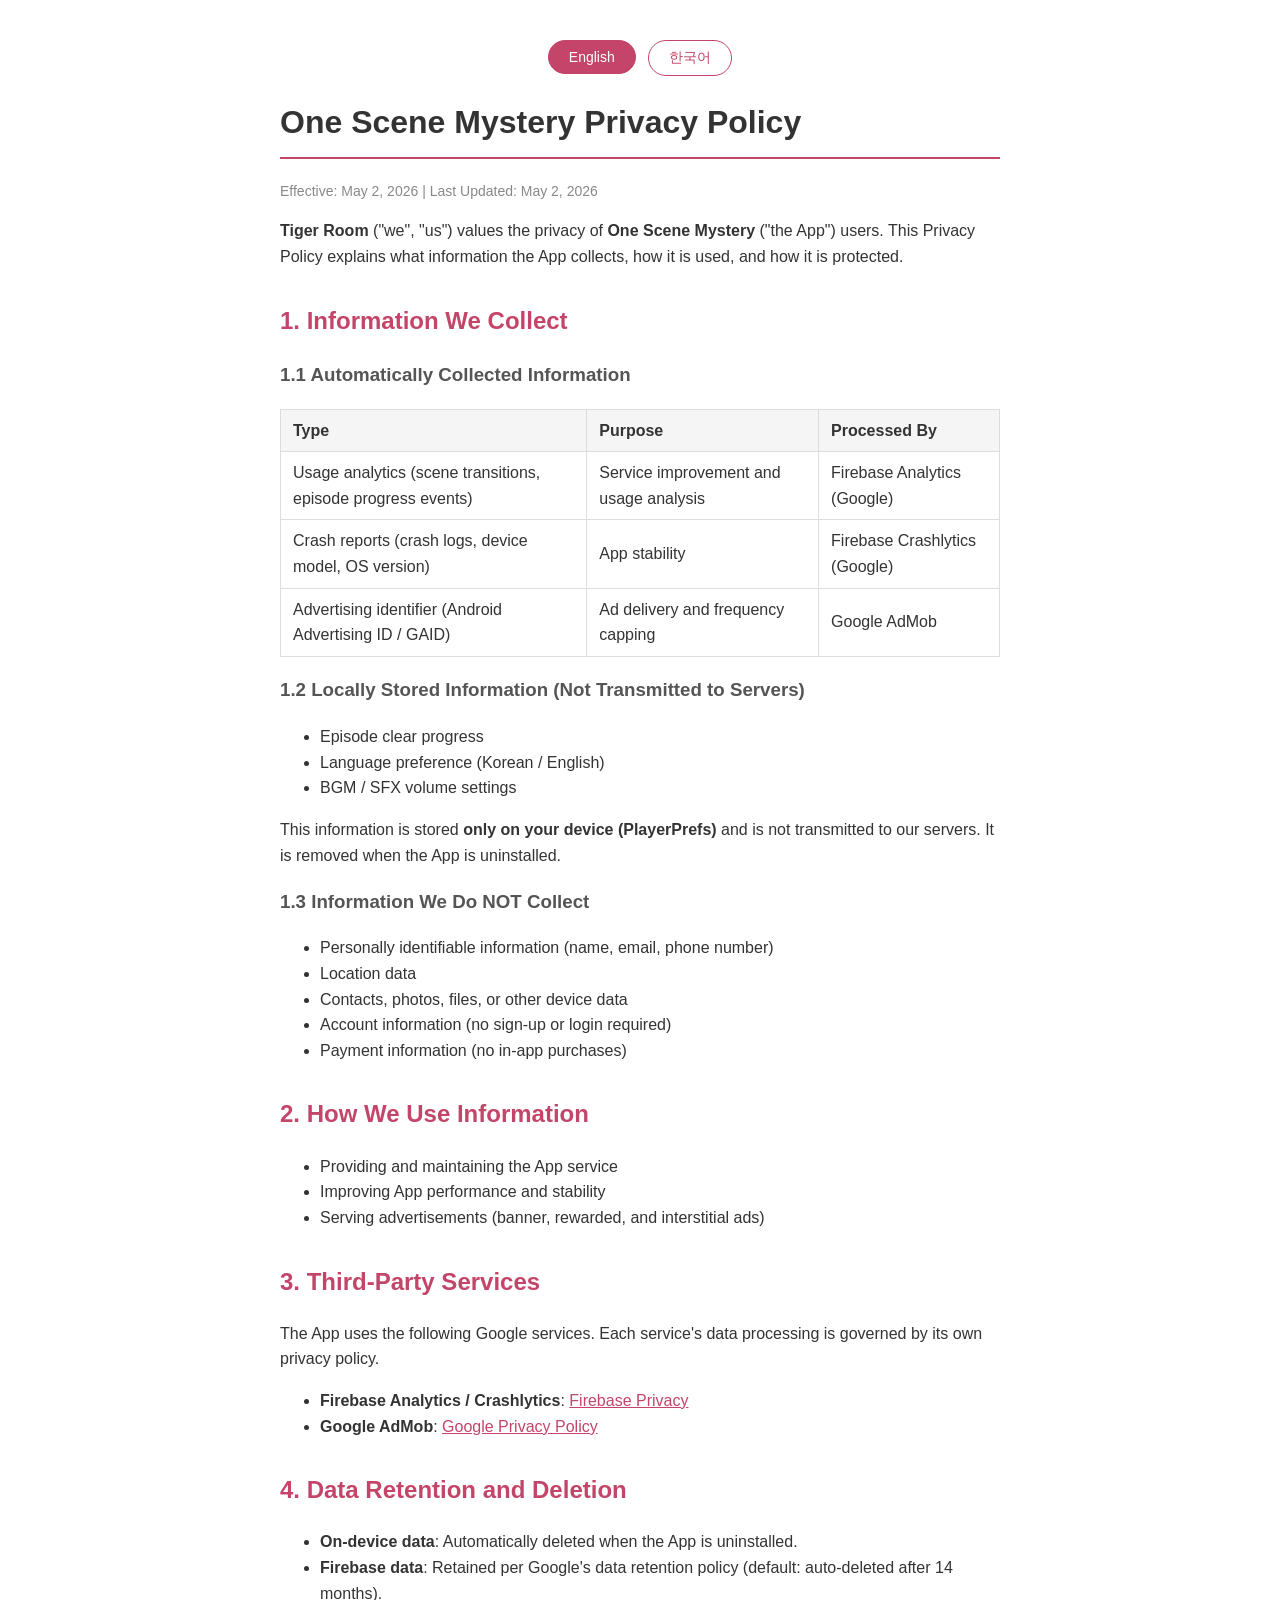
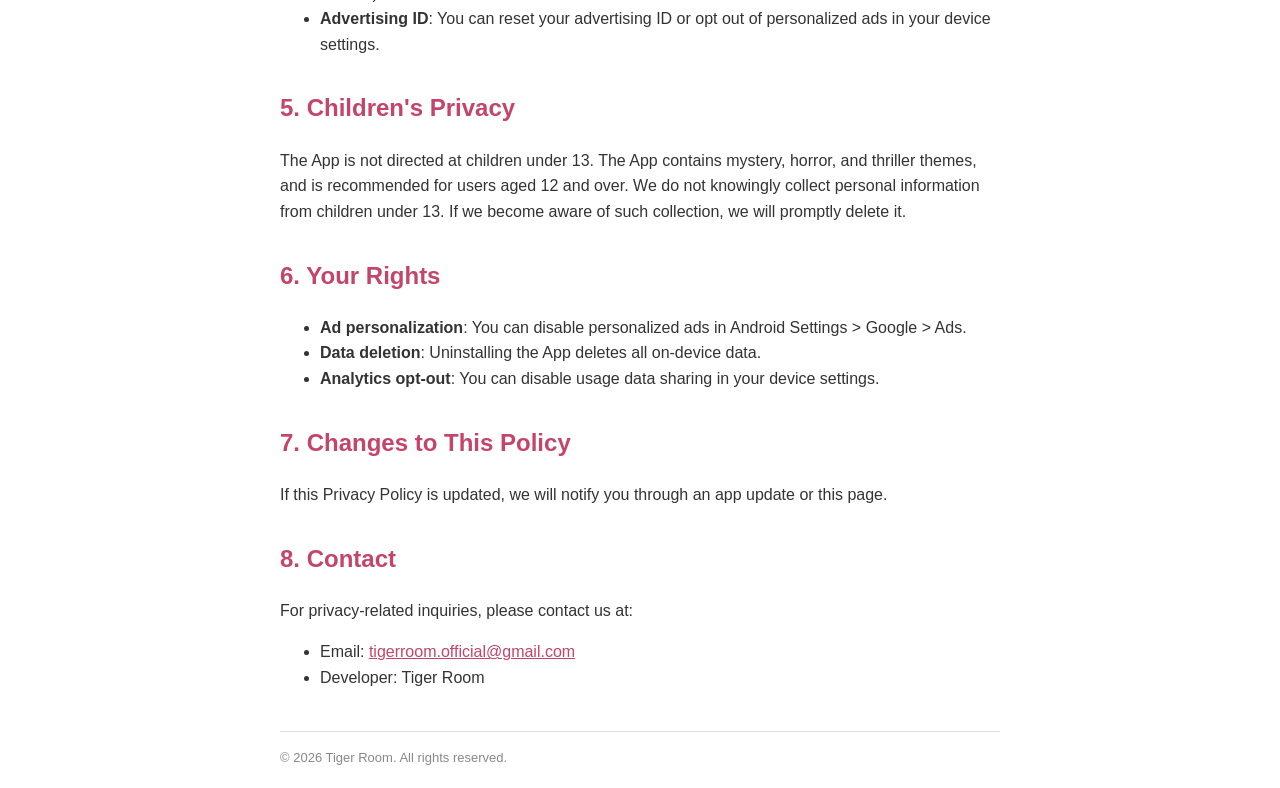
<file: privacy-policy.html>
<!DOCTYPE html>
<html lang="en">
<head>
<meta charset="UTF-8">
<meta name="viewport" content="width=device-width, initial-scale=1.0">
<title>One Scene Mystery - Privacy Policy / 개인정보처리방침</title>
<style>
  body { font-family: -apple-system, BlinkMacSystemFont, 'Segoe UI', Roboto, sans-serif; max-width: 720px; margin: 0 auto; padding: 20px; line-height: 1.6; color: #333; }
  h1 { border-bottom: 2px solid #c44569; padding-bottom: 8px; }
  h2 { color: #c44569; margin-top: 32px; }
  h3 { color: #555; }
  .lang-toggle { text-align: center; margin: 20px 0; }
  .lang-toggle button { padding: 8px 20px; margin: 0 4px; border: 1px solid #c44569; border-radius: 20px; cursor: pointer; background: #fff; color: #c44569; font-size: 14px; }
  .lang-toggle button.active { background: #c44569; color: #fff; }
  .section { display: none; }
  .section.active { display: block; }
  table { border-collapse: collapse; width: 100%; margin: 12px 0; }
  th, td { border: 1px solid #ddd; padding: 8px 12px; text-align: left; }
  th { background: #f5f5f5; }
  .updated { color: #888; font-size: 14px; }
  footer { margin-top: 40px; padding-top: 16px; border-top: 1px solid #ddd; color: #888; font-size: 13px; }
  a { color: #c44569; }
</style>
</head>
<body>

<div class="lang-toggle">
  <button class="active" onclick="showLang('en')">English</button>
  <button onclick="showLang('ko')">한국어</button>
</div>

<!-- ==================== 한국어 ==================== -->
<div id="ko" class="section">

<h1>One Scene Mystery 개인정보처리방침</h1>
<p class="updated">시행일: 2026년 5월 2일 | 최종 수정: 2026년 5월 2일</p>

<p><strong>Tiger Room</strong>(이하 "회사")은 <strong>One Scene Mystery / 한 컷 추리</strong>(이하 "앱") 이용자의 개인정보를 소중히 보호합니다. 본 개인정보처리방침은 앱이 수집하는 정보, 사용 목적, 보호 방법을 설명합니다.</p>

<h2>1. 수집하는 정보</h2>

<h3>1.1 자동 수집 정보</h3>
<table>
  <tr><th>정보 유형</th><th>수집 목적</th><th>처리 주체</th></tr>
  <tr><td>앱 사용 통계 (씬 전환, 에피소드 진행 이벤트)</td><td>서비스 개선 및 사용 패턴 분석</td><td>Firebase Analytics (Google)</td></tr>
  <tr><td>오류 보고서 (크래시 로그, 기기 모델, OS 버전)</td><td>앱 안정성 향상</td><td>Firebase Crashlytics (Google)</td></tr>
  <tr><td>광고 식별자 (Android 광고 ID / GAID)</td><td>광고 게재 및 광고 빈도 제어</td><td>Google AdMob</td></tr>
</table>

<h3>1.2 기기 내 저장 정보 (서버 전송 없음)</h3>
<ul>
  <li>에피소드 클리어 진행 상태</li>
  <li>언어 설정 (한국어 / English)</li>
  <li>BGM / SFX 볼륨 설정</li>
</ul>
<p>이 정보는 <strong>기기 내부(PlayerPrefs)에만 저장</strong>되며, 회사 서버로 전송되지 않습니다. 앱을 삭제하면 함께 삭제됩니다.</p>

<h3>1.3 수집하지 않는 정보</h3>
<ul>
  <li>이름, 이메일, 전화번호 등 개인 식별 정보</li>
  <li>위치 정보</li>
  <li>연락처, 사진, 파일 등 기기 데이터</li>
  <li>계정 정보 (회원가입/로그인 기능 없음)</li>
  <li>인앱 결제 정보 (인앱 구매 기능 없음)</li>
</ul>

<h2>2. 정보의 이용 목적</h2>
<ul>
  <li>앱 서비스 제공 및 유지</li>
  <li>앱 성능 및 안정성 개선</li>
  <li>광고 게재 (배너 광고, 보상형 광고, 전면 광고)</li>
</ul>

<h2>3. 제3자 서비스</h2>
<p>앱은 아래 Google 서비스를 사용합니다. 각 서비스의 개인정보 처리는 해당 서비스의 정책을 따릅니다.</p>
<ul>
  <li><strong>Firebase Analytics / Crashlytics</strong>: <a href="https://firebase.google.com/support/privacy" target="_blank">Firebase 개인정보 보호정책</a></li>
  <li><strong>Google AdMob</strong>: <a href="https://policies.google.com/privacy" target="_blank">Google 개인정보처리방침</a></li>
</ul>

<h2>4. 정보의 보관 및 삭제</h2>
<ul>
  <li><strong>기기 내 데이터</strong>: 앱 삭제 시 자동으로 함께 삭제됩니다.</li>
  <li><strong>Firebase 데이터</strong>: Google의 데이터 보관 정책에 따릅니다 (기본 14개월 후 자동 삭제).</li>
  <li><strong>광고 식별자</strong>: 기기 설정에서 광고 ID를 재설정하거나 맞춤 광고를 비활성화할 수 있습니다.</li>
</ul>

<h2>5. 아동 보호</h2>
<p>앱은 만 13세 미만 아동을 대상으로 하지 않습니다. 본 앱은 미스터리/공포/스릴러 장르 콘텐츠를 포함하므로 12세 이상 사용을 권장합니다. 만 13세 미만 아동의 개인정보를 의도적으로 수집하지 않으며, 해당 사실을 인지할 경우 즉시 삭제합니다.</p>

<h2>6. 이용자의 권리</h2>
<ul>
  <li><strong>광고 맞춤 설정</strong>: Android 설정 &gt; Google &gt; 광고에서 맞춤 광고를 비활성화할 수 있습니다.</li>
  <li><strong>데이터 삭제</strong>: 앱을 삭제하면 기기 내 모든 데이터가 삭제됩니다.</li>
  <li><strong>분석 비활성화</strong>: 기기 설정에서 사용 데이터 공유를 비활성화할 수 있습니다.</li>
</ul>

<h2>7. 변경 사항 고지</h2>
<p>개인정보처리방침이 변경될 경우, 앱 업데이트 또는 본 페이지를 통해 안내합니다.</p>

<h2>8. 문의</h2>
<p>개인정보 관련 문의는 아래로 연락해주세요.</p>
<ul>
  <li>이메일: <a href="mailto:tigerroom.official@gmail.com">tigerroom.official@gmail.com</a></li>
  <li>개발사: Tiger Room</li>
</ul>

</div>

<!-- ==================== English ==================== -->
<div id="en" class="section active">

<h1>One Scene Mystery Privacy Policy</h1>
<p class="updated">Effective: May 2, 2026 | Last Updated: May 2, 2026</p>

<p><strong>Tiger Room</strong> ("we", "us") values the privacy of <strong>One Scene Mystery</strong> ("the App") users. This Privacy Policy explains what information the App collects, how it is used, and how it is protected.</p>

<h2>1. Information We Collect</h2>

<h3>1.1 Automatically Collected Information</h3>
<table>
  <tr><th>Type</th><th>Purpose</th><th>Processed By</th></tr>
  <tr><td>Usage analytics (scene transitions, episode progress events)</td><td>Service improvement and usage analysis</td><td>Firebase Analytics (Google)</td></tr>
  <tr><td>Crash reports (crash logs, device model, OS version)</td><td>App stability</td><td>Firebase Crashlytics (Google)</td></tr>
  <tr><td>Advertising identifier (Android Advertising ID / GAID)</td><td>Ad delivery and frequency capping</td><td>Google AdMob</td></tr>
</table>

<h3>1.2 Locally Stored Information (Not Transmitted to Servers)</h3>
<ul>
  <li>Episode clear progress</li>
  <li>Language preference (Korean / English)</li>
  <li>BGM / SFX volume settings</li>
</ul>
<p>This information is stored <strong>only on your device (PlayerPrefs)</strong> and is not transmitted to our servers. It is removed when the App is uninstalled.</p>

<h3>1.3 Information We Do NOT Collect</h3>
<ul>
  <li>Personally identifiable information (name, email, phone number)</li>
  <li>Location data</li>
  <li>Contacts, photos, files, or other device data</li>
  <li>Account information (no sign-up or login required)</li>
  <li>Payment information (no in-app purchases)</li>
</ul>

<h2>2. How We Use Information</h2>
<ul>
  <li>Providing and maintaining the App service</li>
  <li>Improving App performance and stability</li>
  <li>Serving advertisements (banner, rewarded, and interstitial ads)</li>
</ul>

<h2>3. Third-Party Services</h2>
<p>The App uses the following Google services. Each service's data processing is governed by its own privacy policy.</p>
<ul>
  <li><strong>Firebase Analytics / Crashlytics</strong>: <a href="https://firebase.google.com/support/privacy" target="_blank">Firebase Privacy</a></li>
  <li><strong>Google AdMob</strong>: <a href="https://policies.google.com/privacy" target="_blank">Google Privacy Policy</a></li>
</ul>

<h2>4. Data Retention and Deletion</h2>
<ul>
  <li><strong>On-device data</strong>: Automatically deleted when the App is uninstalled.</li>
  <li><strong>Firebase data</strong>: Retained per Google's data retention policy (default: auto-deleted after 14 months).</li>
  <li><strong>Advertising ID</strong>: You can reset your advertising ID or opt out of personalized ads in your device settings.</li>
</ul>

<h2>5. Children's Privacy</h2>
<p>The App is not directed at children under 13. The App contains mystery, horror, and thriller themes, and is recommended for users aged 12 and over. We do not knowingly collect personal information from children under 13. If we become aware of such collection, we will promptly delete it.</p>

<h2>6. Your Rights</h2>
<ul>
  <li><strong>Ad personalization</strong>: You can disable personalized ads in Android Settings &gt; Google &gt; Ads.</li>
  <li><strong>Data deletion</strong>: Uninstalling the App deletes all on-device data.</li>
  <li><strong>Analytics opt-out</strong>: You can disable usage data sharing in your device settings.</li>
</ul>

<h2>7. Changes to This Policy</h2>
<p>If this Privacy Policy is updated, we will notify you through an app update or this page.</p>

<h2>8. Contact</h2>
<p>For privacy-related inquiries, please contact us at:</p>
<ul>
  <li>Email: <a href="mailto:tigerroom.official@gmail.com">tigerroom.official@gmail.com</a></li>
  <li>Developer: Tiger Room</li>
</ul>

</div>

<footer>
  &copy; 2026 Tiger Room. All rights reserved.
</footer>

<script>
function showLang(lang) {
  document.querySelectorAll('.section').forEach(s => s.classList.remove('active'));
  document.querySelectorAll('.lang-toggle button').forEach(b => b.classList.remove('active'));
  document.getElementById(lang).classList.add('active');
  document.querySelector('[onclick*="' + lang + '"]').classList.add('active');
}
if (navigator.language.startsWith('ko')) showLang('ko');
</script>
</body>
</html>
</file>
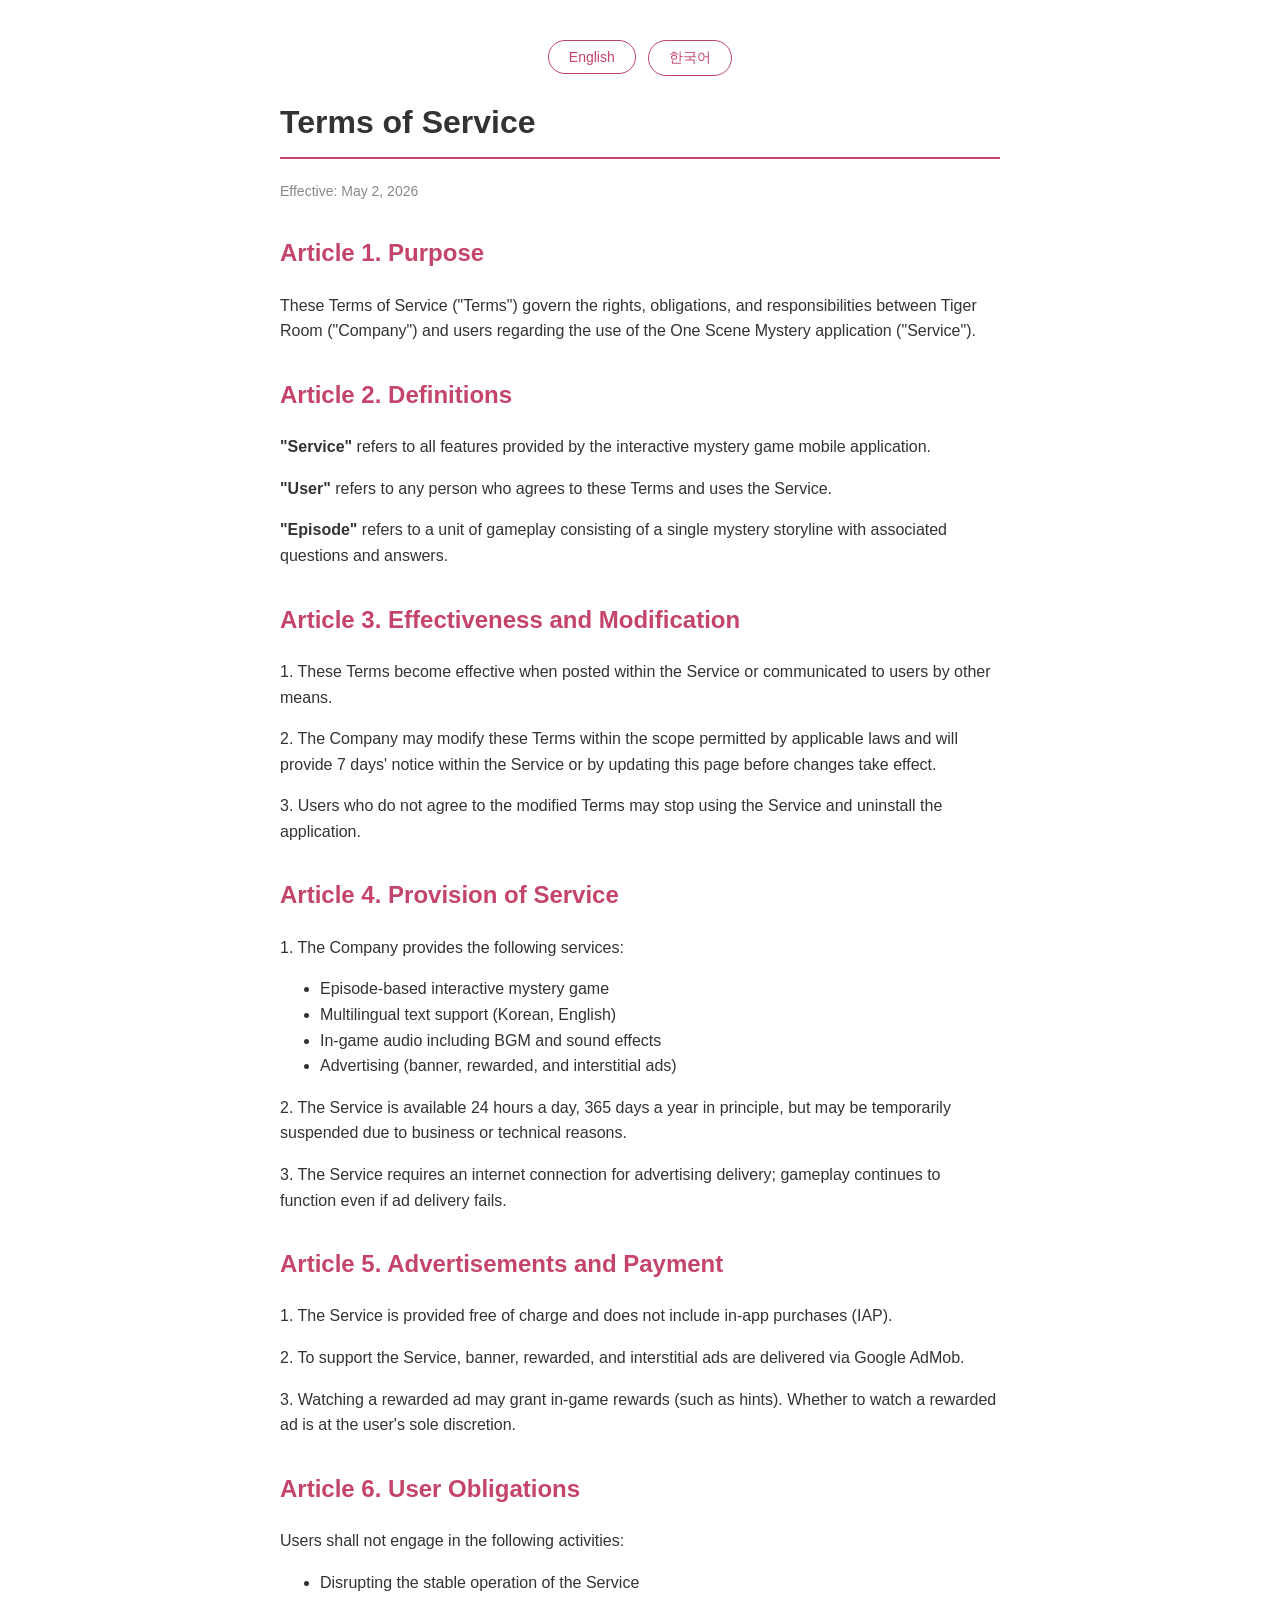
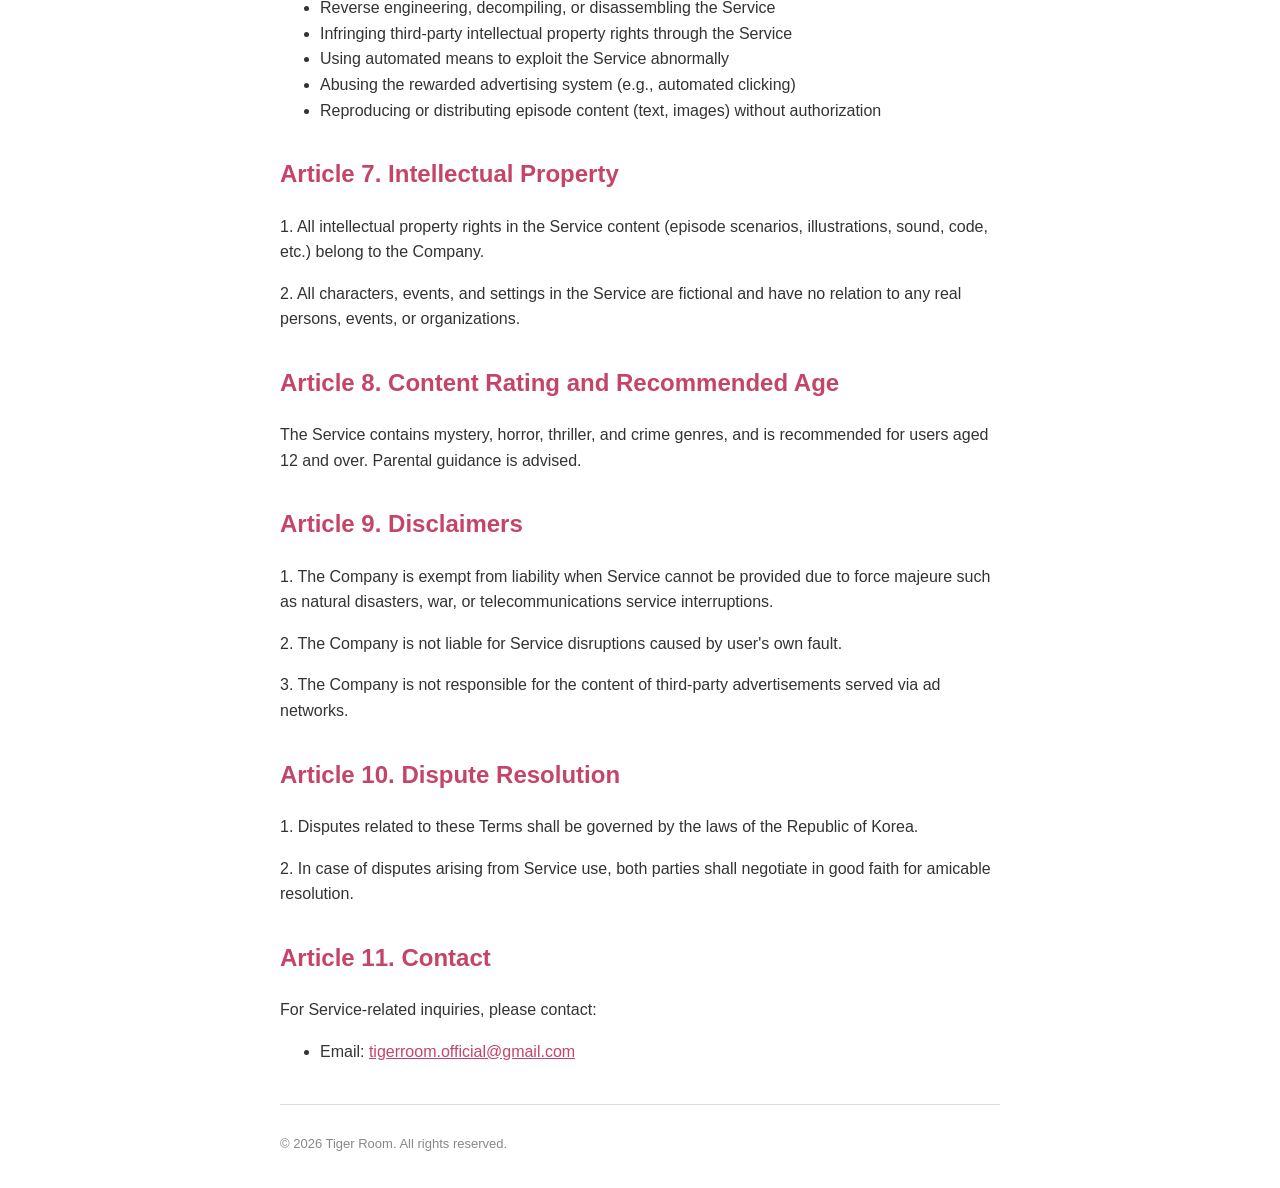
<file: terms.html>
<!DOCTYPE html>
<html lang="en">
<head>
<meta charset="UTF-8">
<meta name="viewport" content="width=device-width, initial-scale=1.0">
<title>One Scene Mystery - Terms of Service / 이용약관</title>
<style>
  body { font-family: -apple-system, BlinkMacSystemFont, 'Segoe UI', Roboto, sans-serif; max-width: 720px; margin: 0 auto; padding: 20px; line-height: 1.6; color: #333; }
  h1 { border-bottom: 2px solid #c44569; padding-bottom: 8px; }
  h2 { color: #c44569; margin-top: 32px; }
  h3 { color: #555; }
  .lang-toggle { text-align: center; margin: 20px 0; }
  .lang-toggle button { padding: 8px 20px; margin: 0 4px; border: 1px solid #c44569; border-radius: 20px; cursor: pointer; background: #fff; color: #c44569; font-size: 14px; }
  .lang-toggle button.active { background: #c44569; color: #fff; }
  .section { display: none; }
  .section.active { display: block; }
  .updated { color: #888; font-size: 14px; }
  footer { margin-top: 40px; padding-top: 16px; border-top: 1px solid #ddd; color: #888; font-size: 13px; }
  a { color: #c44569; }
</style>
</head>
<body>

<div class="lang-toggle">
  <button onclick="showLang('en')">English</button>
  <button onclick="showLang('ko')">한국어</button>
</div>

<!-- 한국어 -->
<div id="ko" class="section">

<h1>이용약관</h1>
<p class="updated">시행일: 2026년 5월 2일</p>

<h2>제1조 (목적)</h2>
<p>본 약관은 Tiger Room(이하 "회사")이 제공하는 One Scene Mystery / 한 컷 추리 애플리케이션(이하 "서비스")의 이용과 관련하여 회사와 이용자 간의 권리, 의무 및 책임사항을 규정함을 목적으로 합니다.</p>

<h2>제2조 (용어의 정의)</h2>
<p><strong>"서비스"</strong>란 회사가 제공하는 인터랙티브 추리 게임 모바일 애플리케이션 기능 일체를 의미합니다.</p>
<p><strong>"이용자"</strong>란 본 약관에 동의하고 서비스를 이용하는 자를 의미합니다.</p>
<p><strong>"에피소드"</strong>란 한 편의 미스터리 스토리와 그에 포함된 질문/정답으로 구성된 게임 단위를 의미합니다.</p>

<h2>제3조 (약관의 효력 및 변경)</h2>
<p>1. 본 약관은 서비스 내 게시하거나 기타 방법으로 이용자에게 공지함으로써 효력을 발생합니다.</p>
<p>2. 회사는 관련 법령에 위배되지 않는 범위에서 약관을 변경할 수 있으며, 변경 시 7일 전 서비스 내 공지 또는 본 페이지 갱신을 통해 안내합니다.</p>
<p>3. 이용자가 변경된 약관에 동의하지 않는 경우 서비스 이용을 중단하고 앱을 삭제할 수 있습니다.</p>

<h2>제4조 (서비스의 제공)</h2>
<p>1. 회사는 다음의 서비스를 제공합니다:</p>
<ul>
  <li>에피소드 기반 인터랙티브 추리 게임</li>
  <li>다국어 텍스트 지원 (한국어, 영어)</li>
  <li>BGM 및 효과음을 포함한 인게임 사운드</li>
  <li>광고 시스템 (배너, 보상형, 전면 광고)</li>
</ul>
<p>2. 서비스는 연중무휴, 1일 24시간 제공을 원칙으로 하나, 회사의 업무상 또는 기술상 특별한 사유가 있는 경우 일시적으로 중단될 수 있습니다.</p>
<p>3. 본 서비스는 인터넷 연결을 필요로 하며 (광고 송출용), 광고 송출이 실패하더라도 게임 플레이는 정상적으로 진행됩니다.</p>

<h2>제5조 (광고 및 결제)</h2>
<p>1. 본 서비스는 무료로 제공되며, 인앱 결제(IAP) 기능을 포함하지 않습니다.</p>
<p>2. 서비스 운영을 위해 Google AdMob을 통한 배너 광고, 보상형 광고, 전면 광고가 송출됩니다.</p>
<p>3. 보상형 광고를 시청한 경우 인게임 힌트 등 일부 보상이 제공될 수 있으며, 광고 시청 여부는 이용자의 자유로운 선택에 의합니다.</p>

<h2>제6조 (이용자의 의무)</h2>
<p>이용자는 다음 행위를 하여서는 안 됩니다:</p>
<ul>
  <li>서비스의 안정적 운영을 방해하는 행위</li>
  <li>서비스를 리버스 엔지니어링, 디컴파일 또는 분해하는 행위</li>
  <li>서비스를 이용하여 제3자의 지식재산권을 침해하는 행위</li>
  <li>자동화된 수단을 이용하여 서비스를 비정상적으로 이용하는 행위</li>
  <li>보상형 광고 시스템을 악용하는 행위 (자동 클릭 등)</li>
  <li>에피소드 콘텐츠(텍스트, 이미지)를 무단으로 복제·배포하는 행위</li>
</ul>

<h2>제7조 (지식재산권)</h2>
<p>1. 서비스에 포함된 모든 콘텐츠(에피소드 시나리오, 일러스트, 사운드, 코드 등)에 대한 저작권 및 지식재산권은 회사에 귀속됩니다.</p>
<p>2. 서비스의 모든 등장인물, 사건, 배경은 허구이며, 실존하는 인물·사건·단체와 관련이 없습니다.</p>

<h2>제8조 (콘텐츠 등급 및 권장 연령)</h2>
<p>본 서비스는 미스터리, 공포, 스릴러, 범죄 등의 장르를 포함하므로 만 12세 이상 사용자에게 권장됩니다. 보호자의 판단에 따라 이용 여부를 결정해 주시기 바랍니다.</p>

<h2>제9조 (면책조항)</h2>
<p>1. 회사는 천재지변, 전쟁, 기간통신사업자의 서비스 중지 등 불가항력적인 사유로 서비스를 제공할 수 없는 경우 책임이 면제됩니다.</p>
<p>2. 회사는 이용자의 귀책사유로 인한 서비스 이용 장애에 대하여 책임을 지지 않습니다.</p>
<p>3. 회사는 광고 네트워크에서 송출하는 제3자 광고의 내용에 대하여 책임을 지지 않습니다.</p>

<h2>제10조 (분쟁 해결)</h2>
<p>1. 본 약관과 관련된 분쟁은 대한민국 법을 준거법으로 합니다.</p>
<p>2. 서비스 이용과 관련하여 분쟁이 발생한 경우, 양 당사자는 원만한 해결을 위해 성실히 협의합니다.</p>

<h2>제11조 (연락처)</h2>
<p>서비스 관련 문의는 아래로 연락 바랍니다:</p>
<ul>
  <li>이메일: <a href="mailto:tigerroom.official@gmail.com">tigerroom.official@gmail.com</a></li>
</ul>

<footer>
  <p>&copy; 2026 Tiger Room. All rights reserved.</p>
</footer>
</div>

<!-- English -->
<div id="en" class="section active">

<h1>Terms of Service</h1>
<p class="updated">Effective: May 2, 2026</p>

<h2>Article 1. Purpose</h2>
<p>These Terms of Service ("Terms") govern the rights, obligations, and responsibilities between Tiger Room ("Company") and users regarding the use of the One Scene Mystery application ("Service").</p>

<h2>Article 2. Definitions</h2>
<p><strong>"Service"</strong> refers to all features provided by the interactive mystery game mobile application.</p>
<p><strong>"User"</strong> refers to any person who agrees to these Terms and uses the Service.</p>
<p><strong>"Episode"</strong> refers to a unit of gameplay consisting of a single mystery storyline with associated questions and answers.</p>

<h2>Article 3. Effectiveness and Modification</h2>
<p>1. These Terms become effective when posted within the Service or communicated to users by other means.</p>
<p>2. The Company may modify these Terms within the scope permitted by applicable laws and will provide 7 days' notice within the Service or by updating this page before changes take effect.</p>
<p>3. Users who do not agree to the modified Terms may stop using the Service and uninstall the application.</p>

<h2>Article 4. Provision of Service</h2>
<p>1. The Company provides the following services:</p>
<ul>
  <li>Episode-based interactive mystery game</li>
  <li>Multilingual text support (Korean, English)</li>
  <li>In-game audio including BGM and sound effects</li>
  <li>Advertising (banner, rewarded, and interstitial ads)</li>
</ul>
<p>2. The Service is available 24 hours a day, 365 days a year in principle, but may be temporarily suspended due to business or technical reasons.</p>
<p>3. The Service requires an internet connection for advertising delivery; gameplay continues to function even if ad delivery fails.</p>

<h2>Article 5. Advertisements and Payment</h2>
<p>1. The Service is provided free of charge and does not include in-app purchases (IAP).</p>
<p>2. To support the Service, banner, rewarded, and interstitial ads are delivered via Google AdMob.</p>
<p>3. Watching a rewarded ad may grant in-game rewards (such as hints). Whether to watch a rewarded ad is at the user's sole discretion.</p>

<h2>Article 6. User Obligations</h2>
<p>Users shall not engage in the following activities:</p>
<ul>
  <li>Disrupting the stable operation of the Service</li>
  <li>Reverse engineering, decompiling, or disassembling the Service</li>
  <li>Infringing third-party intellectual property rights through the Service</li>
  <li>Using automated means to exploit the Service abnormally</li>
  <li>Abusing the rewarded advertising system (e.g., automated clicking)</li>
  <li>Reproducing or distributing episode content (text, images) without authorization</li>
</ul>

<h2>Article 7. Intellectual Property</h2>
<p>1. All intellectual property rights in the Service content (episode scenarios, illustrations, sound, code, etc.) belong to the Company.</p>
<p>2. All characters, events, and settings in the Service are fictional and have no relation to any real persons, events, or organizations.</p>

<h2>Article 8. Content Rating and Recommended Age</h2>
<p>The Service contains mystery, horror, thriller, and crime genres, and is recommended for users aged 12 and over. Parental guidance is advised.</p>

<h2>Article 9. Disclaimers</h2>
<p>1. The Company is exempt from liability when Service cannot be provided due to force majeure such as natural disasters, war, or telecommunications service interruptions.</p>
<p>2. The Company is not liable for Service disruptions caused by user's own fault.</p>
<p>3. The Company is not responsible for the content of third-party advertisements served via ad networks.</p>

<h2>Article 10. Dispute Resolution</h2>
<p>1. Disputes related to these Terms shall be governed by the laws of the Republic of Korea.</p>
<p>2. In case of disputes arising from Service use, both parties shall negotiate in good faith for amicable resolution.</p>

<h2>Article 11. Contact</h2>
<p>For Service-related inquiries, please contact:</p>
<ul>
  <li>Email: <a href="mailto:tigerroom.official@gmail.com">tigerroom.official@gmail.com</a></li>
</ul>

<footer>
  <p>&copy; 2026 Tiger Room. All rights reserved.</p>
</footer>
</div>

<script>
function showLang(lang) {
  document.querySelectorAll('.section').forEach(s => s.classList.remove('active'));
  document.getElementById(lang).classList.add('active');
  document.querySelectorAll('.lang-toggle button').forEach(b => b.classList.remove('active'));
  document.querySelector('[onclick*="' + lang + '"]').classList.add('active');
}
if (navigator.language.startsWith('ko')) showLang('ko');
</script>

</body>
</html>
</file>
